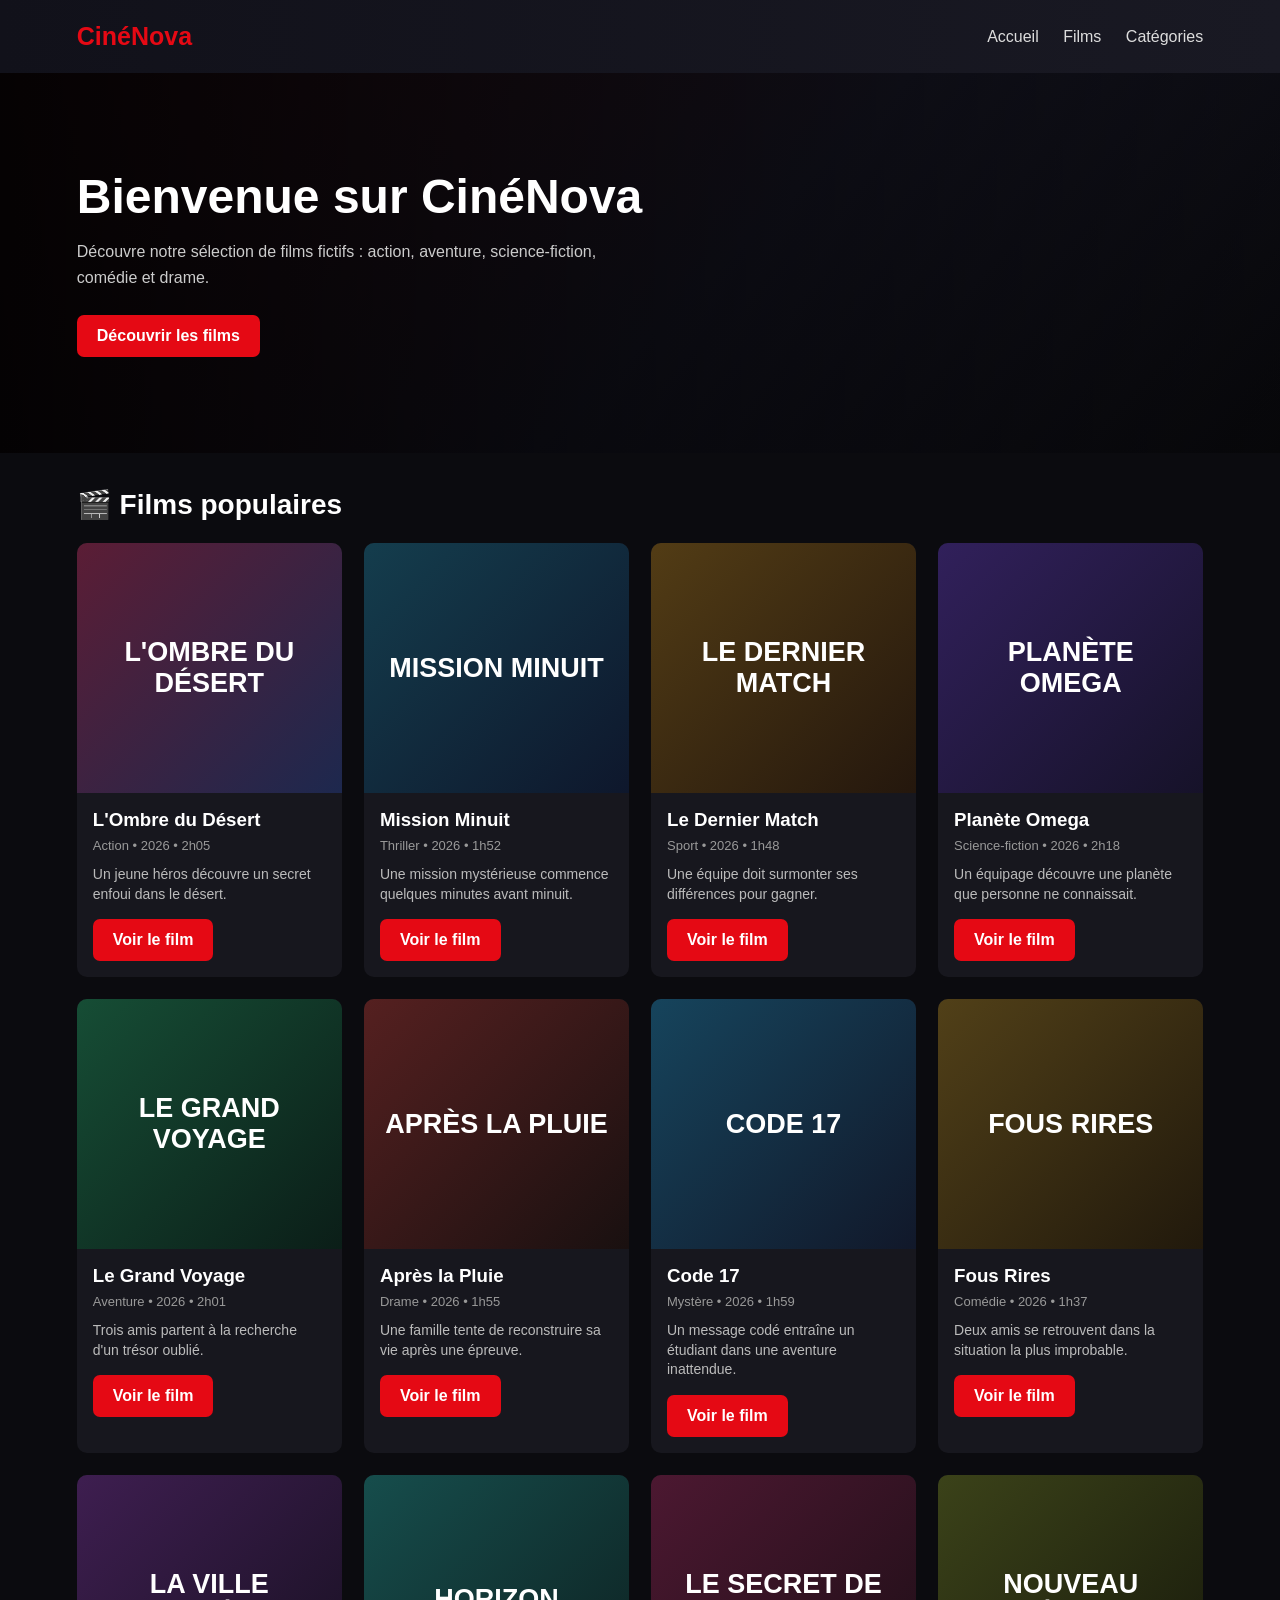
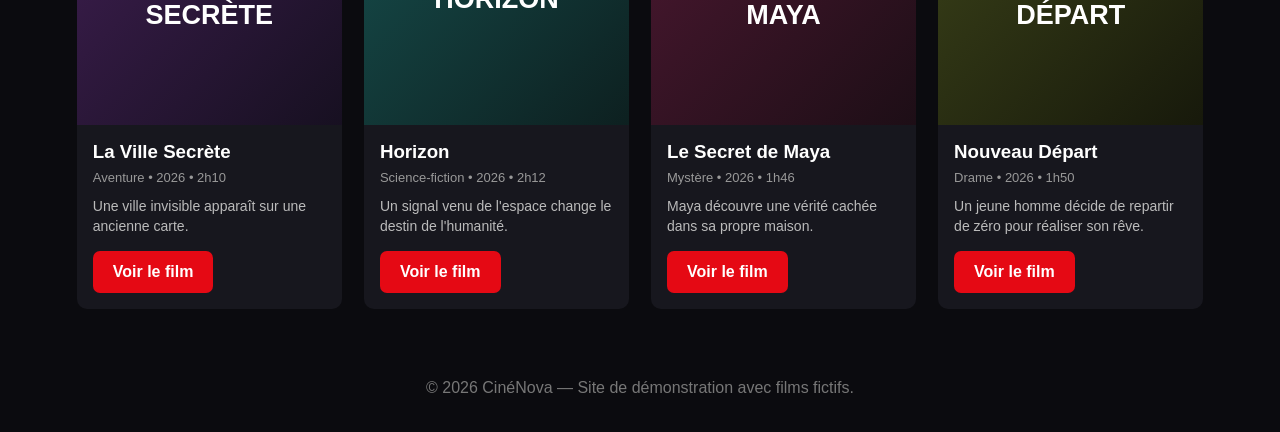
<file: index.html>
<!DOCTYPE html>
<html lang="fr">
<head>
<meta charset="UTF-8">
<meta name="viewport" content="width=device-width, initial-scale=1.0">
<title>CinéNova — Films</title>
<style>
*{box-sizing:border-box;margin:0;padding:0}
body{font-family:Arial,sans-serif;background:#0b0b0f;color:#fff}
header{background:linear-gradient(90deg,#11111a,#191923);padding:22px 6%;display:flex;align-items:center;justify-content:space-between;position:sticky;top:0;z-index:10}
.logo{font-size:25px;font-weight:800;color:#e50914}
nav a{color:#ddd;text-decoration:none;margin-left:20px}
.hero{min-height:380px;padding:70px 6%;display:flex;align-items:center;background:linear-gradient(90deg,rgba(0,0,0,.9),rgba(0,0,0,.25)),linear-gradient(135deg,#35121b,#171725 55%,#09090c)}
.hero h1{font-size:48px;margin-bottom:15px}
.hero p{max-width:550px;color:#ccc;line-height:1.6;margin-bottom:25px}
.btn{display:inline-block;background:#e50914;color:white;padding:12px 20px;border-radius:7px;text-decoration:none;font-weight:bold}
.container{padding:35px 6%}
.title{font-size:28px;margin-bottom:22px}
.grid{display:grid;grid-template-columns:repeat(4,1fr);gap:22px}
.card{background:#17171e;border-radius:10px;overflow:hidden;transition:.2s}
.card:hover{transform:translateY(-5px)}
.poster{height:250px;display:flex;align-items:center;justify-content:center;font-size:27px;font-weight:bold;text-align:center;padding:15px;background:linear-gradient(135deg,#5b1d35,#1d284e)}
.card:nth-child(2) .poster{background:linear-gradient(135deg,#143d4d,#0e172c)}
.card:nth-child(3) .poster{background:linear-gradient(135deg,#523c15,#24170d)}
.card:nth-child(4) .poster{background:linear-gradient(135deg,#31205b,#161229)}
.card:nth-child(5) .poster{background:linear-gradient(135deg,#164d35,#0b1e18)}
.card:nth-child(6) .poster{background:linear-gradient(135deg,#552020,#191010)}
.card:nth-child(7) .poster{background:linear-gradient(135deg,#16445c,#11182a)}
.card:nth-child(8) .poster{background:linear-gradient(135deg,#514018,#21190c)}
.card:nth-child(9) .poster{background:linear-gradient(135deg,#3e1e50,#171021)}
.card:nth-child(10) .poster{background:linear-gradient(135deg,#164d4c,#0d2020)}
.card:nth-child(11) .poster{background:linear-gradient(135deg,#4c1831,#1d0e16)}
.card:nth-child(12) .poster{background:linear-gradient(135deg,#3b4219,#17190b)}
.info{padding:16px}
.info h3{margin-bottom:7px}
.meta{color:#999;font-size:13px;margin-bottom:12px}
.info p{color:#bbb;font-size:14px;line-height:1.4;margin-bottom:15px}
footer{text-align:center;color:#777;padding:35px}
@media(max-width:900px){.grid{grid-template-columns:repeat(3,1fr)}}
@media(max-width:650px){nav{display:none}.hero h1{font-size:35px}.grid{grid-template-columns:repeat(2,1fr)}.poster{height:210px}}
@media(max-width:400px){.grid{grid-template-columns:1fr}}
</style>
</head>
<body>

<header>
  <div class="logo">CinéNova</div>
  <nav>
    <a href="#">Accueil</a>
    <a href="#films">Films</a>
    <a href="#categories">Catégories</a>
  </nav>
</header>

<section class="hero">
  <div>
    <h1>Bienvenue sur CinéNova</h1>
    <p>Découvre notre sélection de films fictifs : action, aventure, science-fiction, comédie et drame.</p>
    <a class="btn" href="#films">Découvrir les films</a>
  </div>
</section>

<main class="container" id="films">
  <h2 class="title">🎬 Films populaires</h2>
  <div class="grid">

    <article class="card"><div class="poster">L'OMBRE DU DÉSERT</div><div class="info"><h3>L'Ombre du Désert</h3><div class="meta">Action • 2026 • 2h05</div><p>Un jeune héros découvre un secret enfoui dans le désert.</p><a class="btn" href="#">Voir le film</a></div></article>

    <article class="card"><div class="poster">MISSION MINUIT</div><div class="info"><h3>Mission Minuit</h3><div class="meta">Thriller • 2026 • 1h52</div><p>Une mission mystérieuse commence quelques minutes avant minuit.</p><a class="btn" href="#">Voir le film</a></div></article>

    <article class="card"><div class="poster">LE DERNIER MATCH</div><div class="info"><h3>Le Dernier Match</h3><div class="meta">Sport • 2026 • 1h48</div><p>Une équipe doit surmonter ses différences pour gagner.</p><a class="btn" href="#">Voir le film</a></div></article>

    <article class="card"><div class="poster">PLANÈTE OMEGA</div><div class="info"><h3>Planète Omega</h3><div class="meta">Science-fiction • 2026 • 2h18</div><p>Un équipage découvre une planète que personne ne connaissait.</p><a class="btn" href="#">Voir le film</a></div></article>

    <article class="card"><div class="poster">LE GRAND VOYAGE</div><div class="info"><h3>Le Grand Voyage</h3><div class="meta">Aventure • 2026 • 2h01</div><p>Trois amis partent à la recherche d'un trésor oublié.</p><a class="btn" href="#">Voir le film</a></div></article>

    <article class="card"><div class="poster">APRÈS LA PLUIE</div><div class="info"><h3>Après la Pluie</h3><div class="meta">Drame • 2026 • 1h55</div><p>Une famille tente de reconstruire sa vie après une épreuve.</p><a class="btn" href="#">Voir le film</a></div></article>

    <article class="card"><div class="poster">CODE 17</div><div class="info"><h3>Code 17</h3><div class="meta">Mystère • 2026 • 1h59</div><p>Un message codé entraîne un étudiant dans une aventure inattendue.</p><a class="btn" href="#">Voir le film</a></div></article>

    <article class="card"><div class="poster">FOUS RIRES</div><div class="info"><h3>Fous Rires</h3><div class="meta">Comédie • 2026 • 1h37</div><p>Deux amis se retrouvent dans la situation la plus improbable.</p><a class="btn" href="#">Voir le film</a></div></article>

    <article class="card"><div class="poster">LA VILLE SECRÈTE</div><div class="info"><h3>La Ville Secrète</h3><div class="meta">Aventure • 2026 • 2h10</div><p>Une ville invisible apparaît sur une ancienne carte.</p><a class="btn" href="#">Voir le film</a></div></article>

    <article class="card"><div class="poster">HORIZON</div><div class="info"><h3>Horizon</h3><div class="meta">Science-fiction • 2026 • 2h12</div><p>Un signal venu de l'espace change le destin de l'humanité.</p><a class="btn" href="#">Voir le film</a></div></article>

    <article class="card"><div class="poster">LE SECRET DE MAYA</div><div class="info"><h3>Le Secret de Maya</h3><div class="meta">Mystère • 2026 • 1h46</div><p>Maya découvre une vérité cachée dans sa propre maison.</p><a class="btn" href="#">Voir le film</a></div></article>

    <article class="card"><div class="poster">NOUVEAU DÉPART</div><div class="info"><h3>Nouveau Départ</h3><div class="meta">Drame • 2026 • 1h50</div><p>Un jeune homme décide de repartir de zéro pour réaliser son rêve.</p><a class="btn" href="#">Voir le film</a></div></article>

  </div>
</main>

<footer>© 2026 CinéNova — Site de démonstration avec films fictifs.</footer>
</body>
</html>
</file>
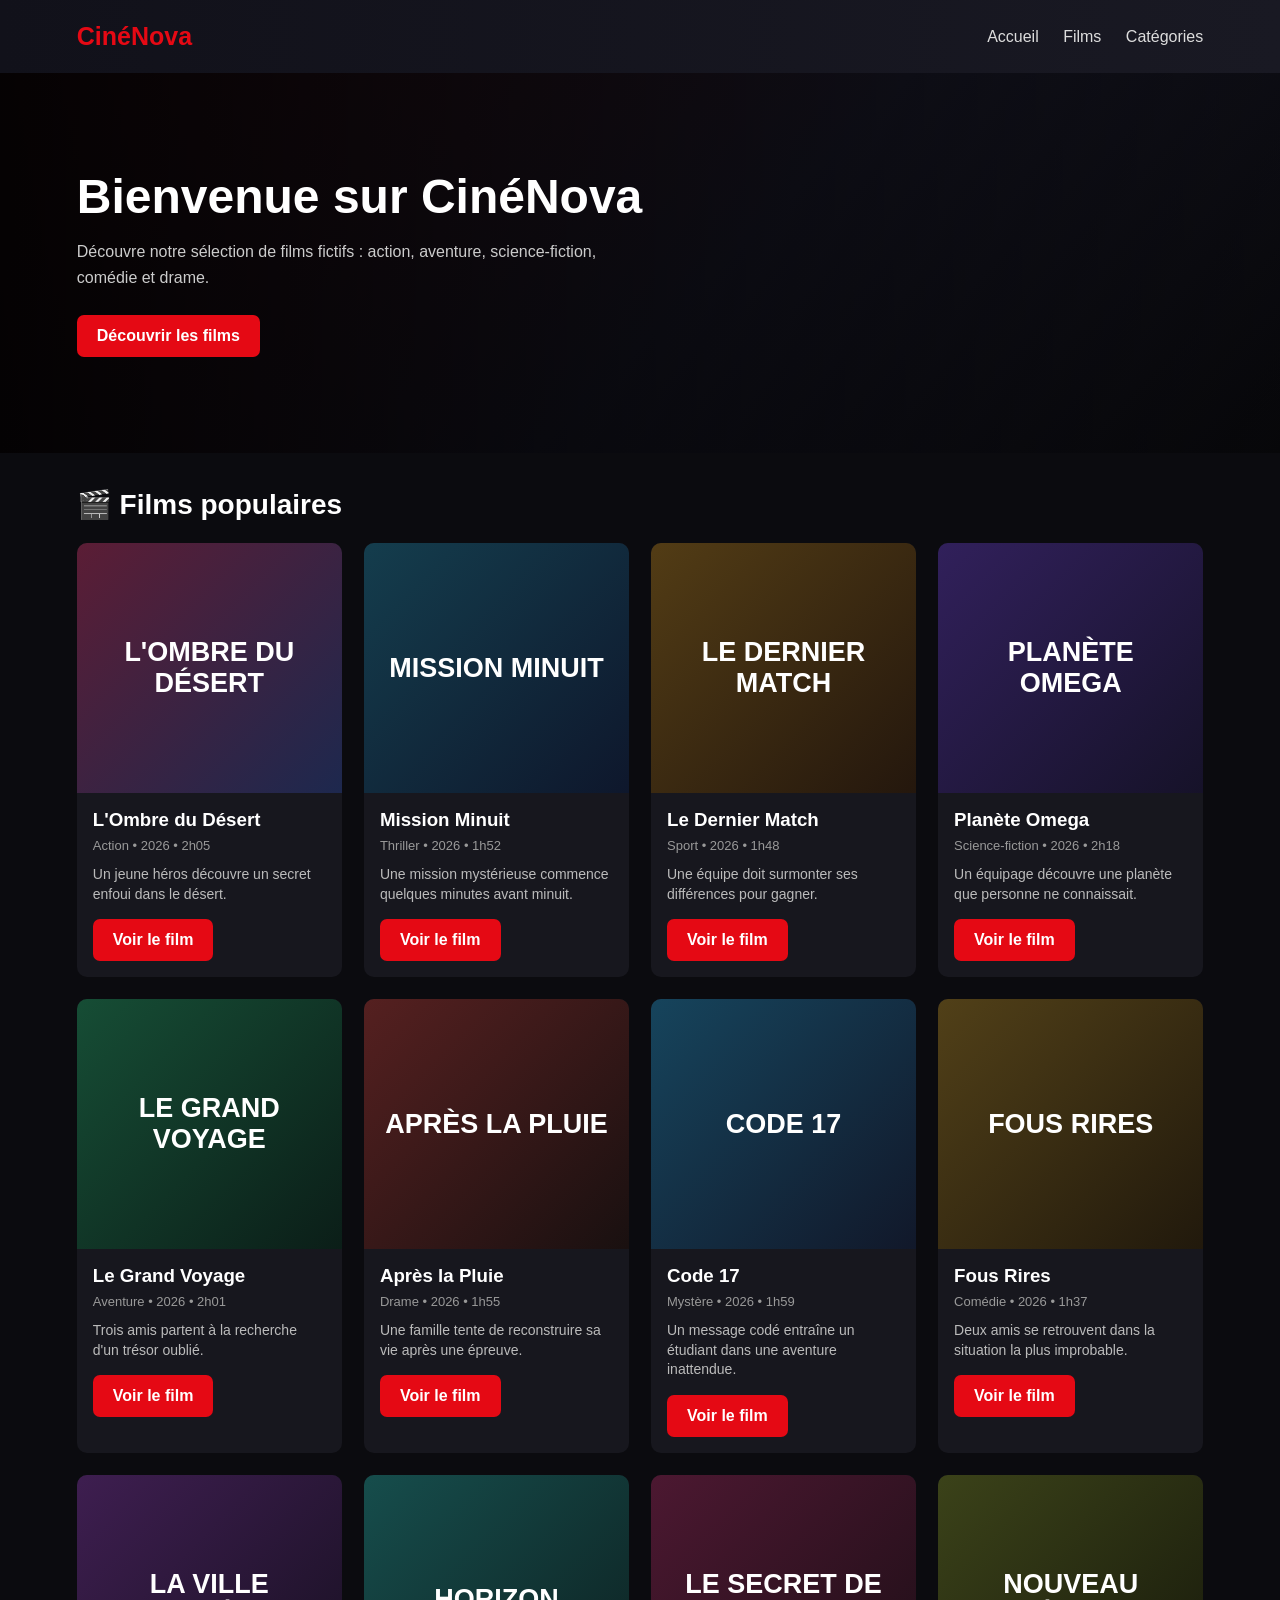
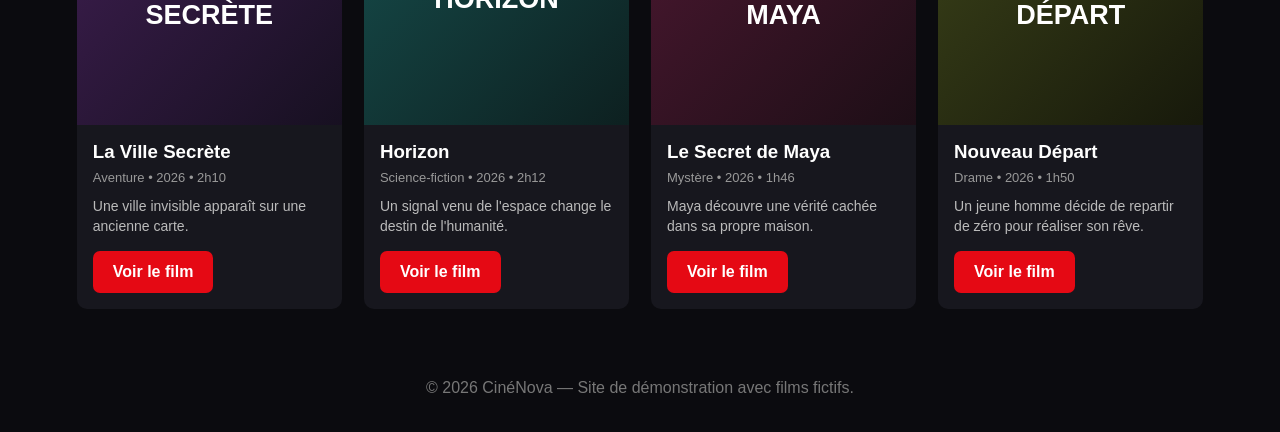
<file: cinenova_accueil-2.html>
<!DOCTYPE html>
<html lang="fr">
<head>
<meta charset="UTF-8">
<meta name="viewport" content="width=device-width, initial-scale=1.0">
<title>CinéNova — Films</title>
<style>
*{box-sizing:border-box;margin:0;padding:0}
body{font-family:Arial,sans-serif;background:#0b0b0f;color:#fff}
header{background:linear-gradient(90deg,#11111a,#191923);padding:22px 6%;display:flex;align-items:center;justify-content:space-between;position:sticky;top:0;z-index:10}
.logo{font-size:25px;font-weight:800;color:#e50914}
nav a{color:#ddd;text-decoration:none;margin-left:20px}
.hero{min-height:380px;padding:70px 6%;display:flex;align-items:center;background:linear-gradient(90deg,rgba(0,0,0,.9),rgba(0,0,0,.25)),linear-gradient(135deg,#35121b,#171725 55%,#09090c)}
.hero h1{font-size:48px;margin-bottom:15px}
.hero p{max-width:550px;color:#ccc;line-height:1.6;margin-bottom:25px}
.btn{display:inline-block;background:#e50914;color:white;padding:12px 20px;border-radius:7px;text-decoration:none;font-weight:bold}
.container{padding:35px 6%}
.title{font-size:28px;margin-bottom:22px}
.grid{display:grid;grid-template-columns:repeat(4,1fr);gap:22px}
.card{background:#17171e;border-radius:10px;overflow:hidden;transition:.2s}
.card:hover{transform:translateY(-5px)}
.poster{height:250px;display:flex;align-items:center;justify-content:center;font-size:27px;font-weight:bold;text-align:center;padding:15px;background:linear-gradient(135deg,#5b1d35,#1d284e)}
.card:nth-child(2) .poster{background:linear-gradient(135deg,#143d4d,#0e172c)}
.card:nth-child(3) .poster{background:linear-gradient(135deg,#523c15,#24170d)}
.card:nth-child(4) .poster{background:linear-gradient(135deg,#31205b,#161229)}
.card:nth-child(5) .poster{background:linear-gradient(135deg,#164d35,#0b1e18)}
.card:nth-child(6) .poster{background:linear-gradient(135deg,#552020,#191010)}
.card:nth-child(7) .poster{background:linear-gradient(135deg,#16445c,#11182a)}
.card:nth-child(8) .poster{background:linear-gradient(135deg,#514018,#21190c)}
.card:nth-child(9) .poster{background:linear-gradient(135deg,#3e1e50,#171021)}
.card:nth-child(10) .poster{background:linear-gradient(135deg,#164d4c,#0d2020)}
.card:nth-child(11) .poster{background:linear-gradient(135deg,#4c1831,#1d0e16)}
.card:nth-child(12) .poster{background:linear-gradient(135deg,#3b4219,#17190b)}
.info{padding:16px}
.info h3{margin-bottom:7px}
.meta{color:#999;font-size:13px;margin-bottom:12px}
.info p{color:#bbb;font-size:14px;line-height:1.4;margin-bottom:15px}
footer{text-align:center;color:#777;padding:35px}
@media(max-width:900px){.grid{grid-template-columns:repeat(3,1fr)}}
@media(max-width:650px){nav{display:none}.hero h1{font-size:35px}.grid{grid-template-columns:repeat(2,1fr)}.poster{height:210px}}
@media(max-width:400px){.grid{grid-template-columns:1fr}}
</style>
</head>
<body>

<header>
  <div class="logo">CinéNova</div>
  <nav>
    <a href="#">Accueil</a>
    <a href="#films">Films</a>
    <a href="#categories">Catégories</a>
  </nav>
</header>

<section class="hero">
  <div>
    <h1>Bienvenue sur CinéNova</h1>
    <p>Découvre notre sélection de films fictifs : action, aventure, science-fiction, comédie et drame.</p>
    <a class="btn" href="#films">Découvrir les films</a>
  </div>
</section>

<main class="container" id="films">
  <h2 class="title">🎬 Films populaires</h2>
  <div class="grid">

    <article class="card"><div class="poster">L'OMBRE DU DÉSERT</div><div class="info"><h3>L'Ombre du Désert</h3><div class="meta">Action • 2026 • 2h05</div><p>Un jeune héros découvre un secret enfoui dans le désert.</p><a class="btn" href="#">Voir le film</a></div></article>

    <article class="card"><div class="poster">MISSION MINUIT</div><div class="info"><h3>Mission Minuit</h3><div class="meta">Thriller • 2026 • 1h52</div><p>Une mission mystérieuse commence quelques minutes avant minuit.</p><a class="btn" href="#">Voir le film</a></div></article>

    <article class="card"><div class="poster">LE DERNIER MATCH</div><div class="info"><h3>Le Dernier Match</h3><div class="meta">Sport • 2026 • 1h48</div><p>Une équipe doit surmonter ses différences pour gagner.</p><a class="btn" href="#">Voir le film</a></div></article>

    <article class="card"><div class="poster">PLANÈTE OMEGA</div><div class="info"><h3>Planète Omega</h3><div class="meta">Science-fiction • 2026 • 2h18</div><p>Un équipage découvre une planète que personne ne connaissait.</p><a class="btn" href="#">Voir le film</a></div></article>

    <article class="card"><div class="poster">LE GRAND VOYAGE</div><div class="info"><h3>Le Grand Voyage</h3><div class="meta">Aventure • 2026 • 2h01</div><p>Trois amis partent à la recherche d'un trésor oublié.</p><a class="btn" href="#">Voir le film</a></div></article>

    <article class="card"><div class="poster">APRÈS LA PLUIE</div><div class="info"><h3>Après la Pluie</h3><div class="meta">Drame • 2026 • 1h55</div><p>Une famille tente de reconstruire sa vie après une épreuve.</p><a class="btn" href="#">Voir le film</a></div></article>

    <article class="card"><div class="poster">CODE 17</div><div class="info"><h3>Code 17</h3><div class="meta">Mystère • 2026 • 1h59</div><p>Un message codé entraîne un étudiant dans une aventure inattendue.</p><a class="btn" href="#">Voir le film</a></div></article>

    <article class="card"><div class="poster">FOUS RIRES</div><div class="info"><h3>Fous Rires</h3><div class="meta">Comédie • 2026 • 1h37</div><p>Deux amis se retrouvent dans la situation la plus improbable.</p><a class="btn" href="#">Voir le film</a></div></article>

    <article class="card"><div class="poster">LA VILLE SECRÈTE</div><div class="info"><h3>La Ville Secrète</h3><div class="meta">Aventure • 2026 • 2h10</div><p>Une ville invisible apparaît sur une ancienne carte.</p><a class="btn" href="#">Voir le film</a></div></article>

    <article class="card"><div class="poster">HORIZON</div><div class="info"><h3>Horizon</h3><div class="meta">Science-fiction • 2026 • 2h12</div><p>Un signal venu de l'espace change le destin de l'humanité.</p><a class="btn" href="#">Voir le film</a></div></article>

    <article class="card"><div class="poster">LE SECRET DE MAYA</div><div class="info"><h3>Le Secret de Maya</h3><div class="meta">Mystère • 2026 • 1h46</div><p>Maya découvre une vérité cachée dans sa propre maison.</p><a class="btn" href="#">Voir le film</a></div></article>

    <article class="card"><div class="poster">NOUVEAU DÉPART</div><div class="info"><h3>Nouveau Départ</h3><div class="meta">Drame • 2026 • 1h50</div><p>Un jeune homme décide de repartir de zéro pour réaliser son rêve.</p><a class="btn" href="#">Voir le film</a></div></article>

  </div>
</main>

<footer>© 2026 CinéNova — Site de démonstration avec films fictifs.</footer>
</body>
</html>
</file>
